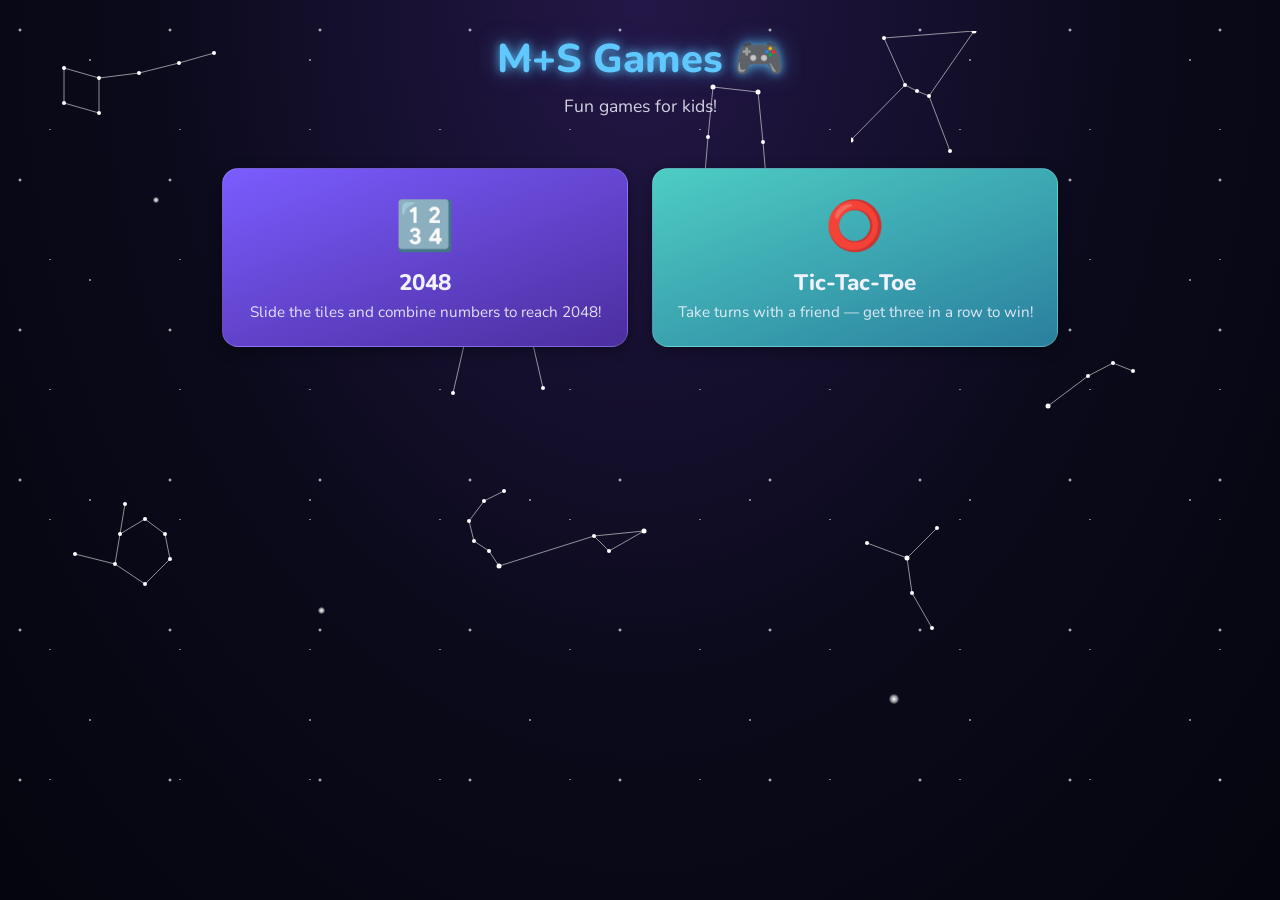
<file: index.html>
<!DOCTYPE html>
<html lang="en">
<head>
  <meta charset="UTF-8" />
  <meta name="viewport" content="width=device-width, initial-scale=1.0" />
  <title>M+S Games</title>
  <link rel="stylesheet" href="shared/styles.css" />
</head>
<body>
  <header class="site-header">
    <h1>M+S Games 🎮</h1>
    <p>Fun games for kids!</p>
  </header>

  <main class="game-grid">
    <a class="game-card card-purple" href="games/2048/index.html">
      <span class="emoji">🔢</span>
      <h2>2048</h2>
      <p>Slide the tiles and combine numbers to reach 2048!</p>
    </a>
    <a class="game-card card-blue" href="games/tic-tac-toe/index.html">
      <span class="emoji">⭕</span>
      <h2>Tic-Tac-Toe</h2>
      <p>Take turns with a friend — get three in a row to win!</p>
    </a>
  </main>
</body>
</html>
</file>
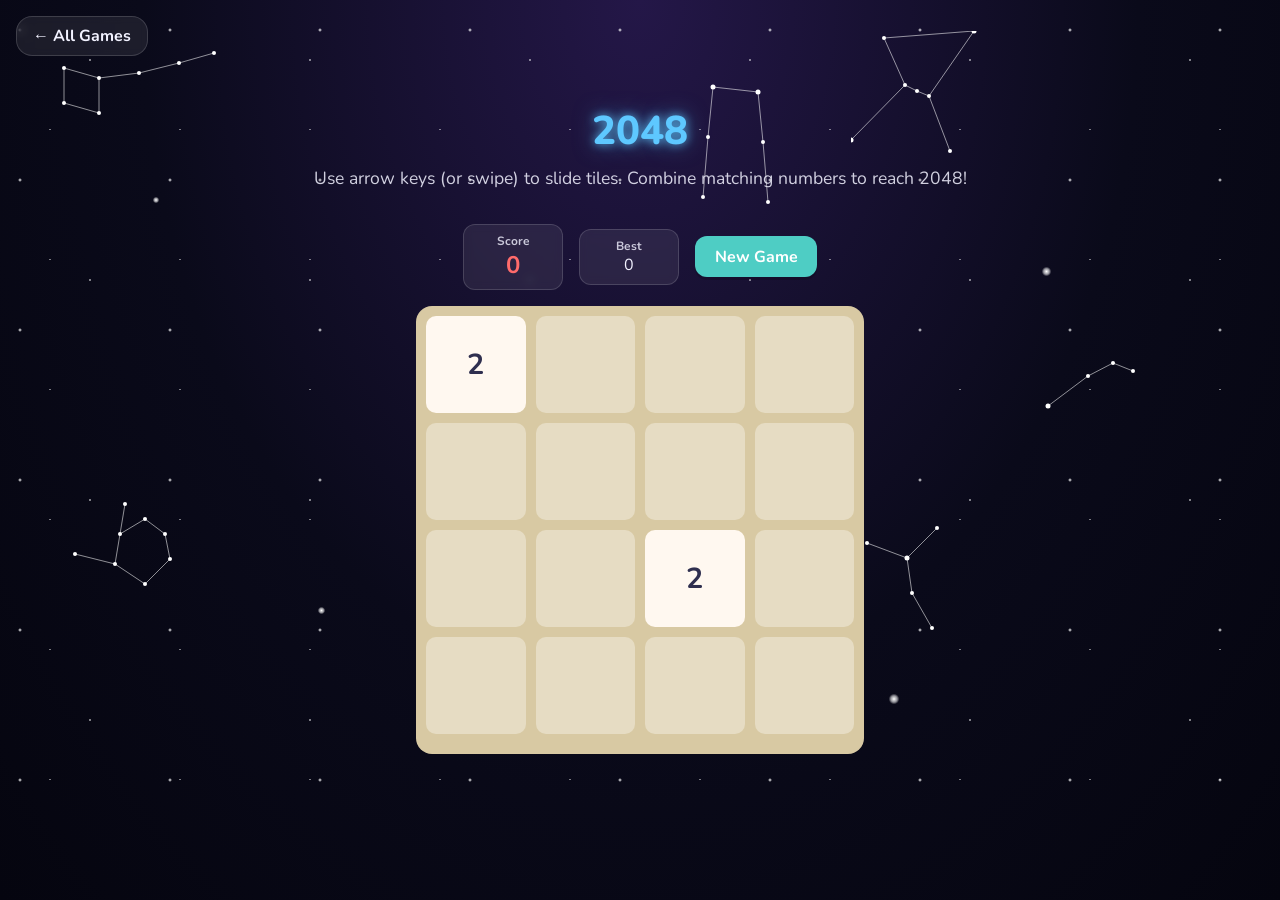
<file: games/2048/index.html>
<!DOCTYPE html>
<html lang="en">
<head>
  <meta charset="UTF-8" />
  <meta name="viewport" content="width=device-width, initial-scale=1.0" />
  <title>2048 - M&amp;S Games</title>
  <link rel="stylesheet" href="../../shared/styles.css" />
  <link rel="stylesheet" href="style.css" />
</head>
<body>
  <a class="back-link" href="../../index.html">&larr; All Games</a>

  <header class="site-header">
    <h1>2048</h1>
    <p>Use arrow keys (or swipe) to slide tiles. Combine matching numbers to reach 2048!</p>
  </header>

  <div class="game-wrap">
    <div class="top-bar">
      <div class="score-box">
        <span class="label">Score</span>
        <span id="score">0</span>
      </div>
      <div class="score-box">
        <span class="label">Best</span>
        <span id="best-score">0</span>
      </div>
      <button id="new-game">New Game</button>
    </div>

    <div id="board" class="board"></div>

    <div id="message" class="message hidden">
      <p id="message-text"></p>
      <button id="try-again">Try Again</button>
    </div>
  </div>

  <script src="script.js"></script>
</body>
</html>
</file>
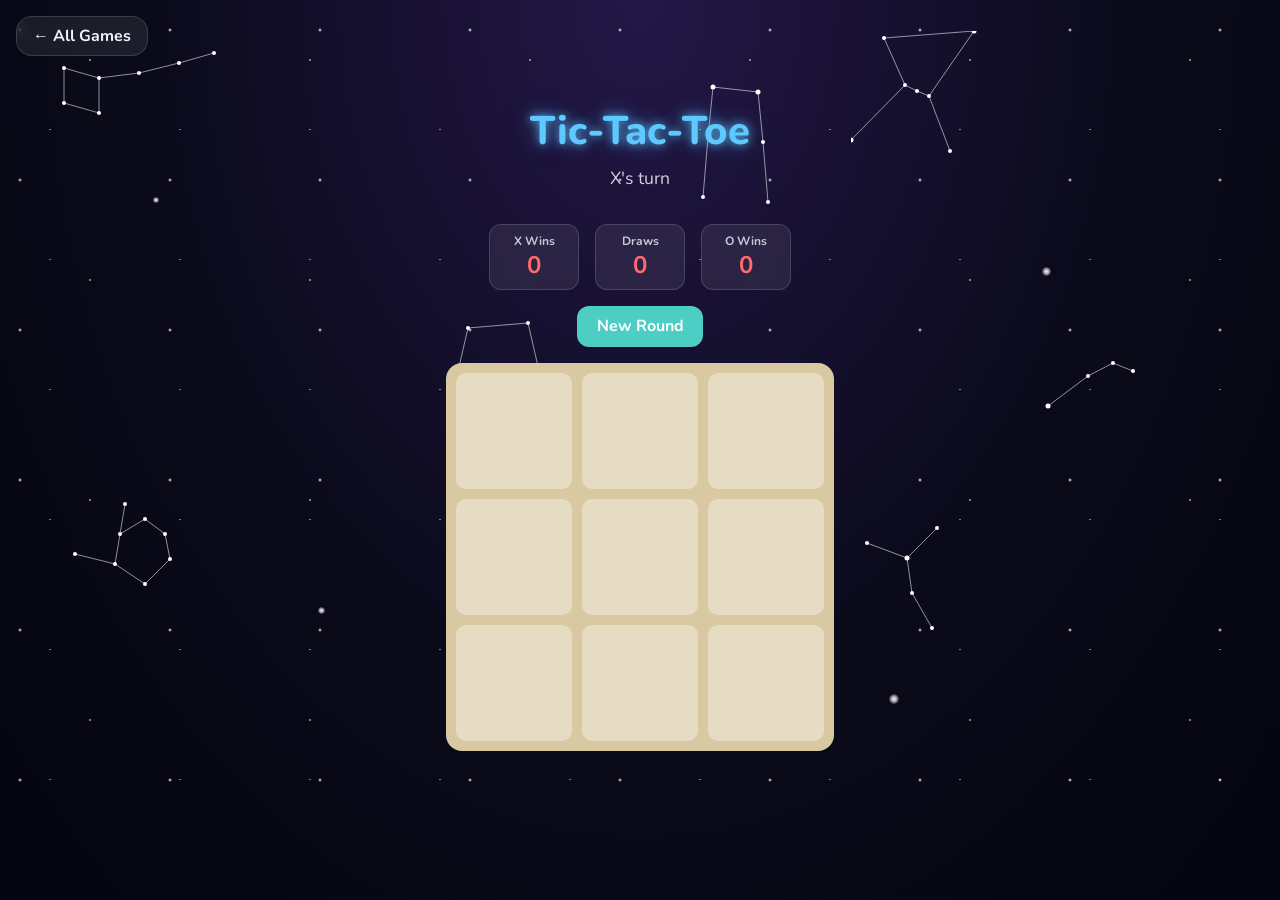
<file: games/tic-tac-toe/index.html>
<!DOCTYPE html>
<html lang="en">
<head>
  <meta charset="UTF-8" />
  <meta name="viewport" content="width=device-width, initial-scale=1.0" />
  <title>Tic-Tac-Toe - M+S Games</title>
  <link rel="stylesheet" href="../../shared/styles.css" />
  <link rel="stylesheet" href="style.css" />
</head>
<body>
  <a class="back-link" href="../../index.html">&larr; All Games</a>

  <header class="site-header">
    <h1>Tic-Tac-Toe</h1>
    <p id="turn-indicator">Take turns tapping a square. Get three in a row to win!</p>
  </header>

  <div class="game-wrap">
    <div class="top-bar">
      <div class="score-box">
        <span class="label">X Wins</span>
        <span id="score-x">0</span>
      </div>
      <div class="score-box">
        <span class="label">Draws</span>
        <span id="score-draw">0</span>
      </div>
      <div class="score-box">
        <span class="label">O Wins</span>
        <span id="score-o">0</span>
      </div>
    </div>

    <div class="top-bar">
      <button id="new-game">New Round</button>
    </div>

    <div id="board" class="board"></div>

    <div id="message" class="message hidden">
      <p id="message-text"></p>
      <button id="try-again">Play Again</button>
    </div>
  </div>

  <script src="script.js"></script>
</body>
</html>
</file>
<file: shared/styles.css>
@import url("https://fonts.googleapis.com/css2?family=Nunito:wght@500;700;800&display=swap");

:root {
  --bg: #0a0a1a;
  --panel-bg: rgba(255, 255, 255, 0.08);
  --accent: #ff6b6b;
  --accent-2: #4ecdc4;
  --accent-3: #ffe66d;
  --text: #f2f2ff;
  --radius: 16px;
}

* {
  box-sizing: border-box;
}

body {
  margin: 0;
  min-height: 100vh;
  font-family: "Nunito", "Trebuchet MS", Verdana, sans-serif;
  color: var(--text);
  background-color: var(--bg);
  background-image:
    url("data:image/svg+xml,%3Csvg xmlns='http://www.w3.org/2000/svg' width='180' height='100'%3E%3Cline x1='20' y1='20' x2='20' y2='55' stroke='white' stroke-opacity='0.55' stroke-width='1'/%3E%3Cline x1='20' y1='55' x2='55' y2='65' stroke='white' stroke-opacity='0.55' stroke-width='1'/%3E%3Cline x1='55' y1='65' x2='55' y2='30' stroke='white' stroke-opacity='0.55' stroke-width='1'/%3E%3Cline x1='55' y1='30' x2='20' y2='20' stroke='white' stroke-opacity='0.55' stroke-width='1'/%3E%3Cline x1='55' y1='30' x2='95' y2='25' stroke='white' stroke-opacity='0.55' stroke-width='1'/%3E%3Cline x1='95' y1='25' x2='135' y2='15' stroke='white' stroke-opacity='0.55' stroke-width='1'/%3E%3Cline x1='135' y1='15' x2='170' y2='5' stroke='white' stroke-opacity='0.55' stroke-width='1'/%3E%3Ccircle cx='20' cy='20' r='2' fill='white'/%3E%3Ccircle cx='20' cy='55' r='2' fill='white'/%3E%3Ccircle cx='55' cy='65' r='2' fill='white'/%3E%3Ccircle cx='55' cy='30' r='2' fill='white'/%3E%3Ccircle cx='95' cy='25' r='2' fill='white'/%3E%3Ccircle cx='135' cy='15' r='2' fill='white'/%3E%3Ccircle cx='170' cy='5' r='2' fill='white'/%3E%3C/svg%3E"),
    url("data:image/svg+xml,%3Csvg xmlns='http://www.w3.org/2000/svg' width='130' height='125'%3E%3Cline x1='33' y1='7' x2='123' y2='0' stroke='white' stroke-opacity='0.55' stroke-width='1'/%3E%3Cline x1='33' y1='7' x2='54' y2='54' stroke='white' stroke-opacity='0.55' stroke-width='1'/%3E%3Cline x1='123' y1='0' x2='78' y2='65' stroke='white' stroke-opacity='0.55' stroke-width='1'/%3E%3Cline x1='54' y1='54' x2='66' y2='60' stroke='white' stroke-opacity='0.55' stroke-width='1'/%3E%3Cline x1='66' y1='60' x2='78' y2='65' stroke='white' stroke-opacity='0.55' stroke-width='1'/%3E%3Cline x1='54' y1='54' x2='0' y2='109' stroke='white' stroke-opacity='0.55' stroke-width='1'/%3E%3Cline x1='78' y1='65' x2='99' y2='120' stroke='white' stroke-opacity='0.55' stroke-width='1'/%3E%3Ccircle cx='123' cy='0' r='2.5' fill='white'/%3E%3Ccircle cx='33' cy='7' r='2' fill='white'/%3E%3Ccircle cx='54' cy='54' r='2' fill='white'/%3E%3Ccircle cx='66' cy='60' r='2' fill='white'/%3E%3Ccircle cx='78' cy='65' r='2' fill='white'/%3E%3Ccircle cx='0' cy='109' r='2.5' fill='white'/%3E%3Ccircle cx='99' cy='120' r='2' fill='white'/%3E%3C/svg%3E"),
    url("data:image/svg+xml,%3Csvg xmlns='http://www.w3.org/2000/svg' width='110' height='95'%3E%3Cline x1='55' y1='5' x2='50' y2='35' stroke='white' stroke-opacity='0.55' stroke-width='1'/%3E%3Cline x1='50' y1='35' x2='45' y2='65' stroke='white' stroke-opacity='0.55' stroke-width='1'/%3E%3Cline x1='45' y1='65' x2='5' y2='55' stroke='white' stroke-opacity='0.55' stroke-width='1'/%3E%3Cline x1='50' y1='35' x2='75' y2='20' stroke='white' stroke-opacity='0.55' stroke-width='1'/%3E%3Cline x1='75' y1='20' x2='95' y2='35' stroke='white' stroke-opacity='0.55' stroke-width='1'/%3E%3Cline x1='95' y1='35' x2='100' y2='60' stroke='white' stroke-opacity='0.55' stroke-width='1'/%3E%3Cline x1='100' y1='60' x2='75' y2='85' stroke='white' stroke-opacity='0.55' stroke-width='1'/%3E%3Cline x1='75' y1='85' x2='45' y2='65' stroke='white' stroke-opacity='0.55' stroke-width='1'/%3E%3Ccircle cx='55' cy='5' r='2' fill='white'/%3E%3Ccircle cx='50' cy='35' r='2' fill='white'/%3E%3Ccircle cx='45' cy='65' r='2' fill='white'/%3E%3Ccircle cx='5' cy='55' r='2' fill='white'/%3E%3Ccircle cx='75' cy='20' r='2' fill='white'/%3E%3Ccircle cx='95' cy='35' r='2' fill='white'/%3E%3Ccircle cx='100' cy='60' r='2' fill='white'/%3E%3Ccircle cx='75' cy='85' r='2' fill='white'/%3E%3C/svg%3E"),
    url("data:image/svg+xml,%3Csvg xmlns='http://www.w3.org/2000/svg' width='90' height='115'%3E%3Cline x1='50' y1='40' x2='80' y2='10' stroke='white' stroke-opacity='0.55' stroke-width='1'/%3E%3Cline x1='50' y1='40' x2='10' y2='25' stroke='white' stroke-opacity='0.55' stroke-width='1'/%3E%3Cline x1='50' y1='40' x2='55' y2='75' stroke='white' stroke-opacity='0.55' stroke-width='1'/%3E%3Cline x1='55' y1='75' x2='75' y2='110' stroke='white' stroke-opacity='0.55' stroke-width='1'/%3E%3Ccircle cx='50' cy='40' r='2.5' fill='white'/%3E%3Ccircle cx='80' cy='10' r='2' fill='white'/%3E%3Ccircle cx='10' cy='25' r='2' fill='white'/%3E%3Ccircle cx='55' cy='75' r='2' fill='white'/%3E%3Ccircle cx='75' cy='110' r='2' fill='white'/%3E%3C/svg%3E"),
    url("data:image/svg+xml,%3Csvg xmlns='http://www.w3.org/2000/svg' width='100' height='90'%3E%3Cline x1='20' y1='20' x2='80' y2='15' stroke='white' stroke-opacity='0.55' stroke-width='1'/%3E%3Cline x1='20' y1='20' x2='5' y2='85' stroke='white' stroke-opacity='0.55' stroke-width='1'/%3E%3Cline x1='80' y1='15' x2='95' y2='80' stroke='white' stroke-opacity='0.55' stroke-width='1'/%3E%3Ccircle cx='20' cy='20' r='2' fill='white'/%3E%3Ccircle cx='80' cy='15' r='2' fill='white'/%3E%3Ccircle cx='5' cy='85' r='2' fill='white'/%3E%3Ccircle cx='95' cy='80' r='2' fill='white'/%3E%3C/svg%3E"),
    url("data:image/svg+xml,%3Csvg xmlns='http://www.w3.org/2000/svg' width='85' height='130'%3E%3Cline x1='20' y1='10' x2='65' y2='15' stroke='white' stroke-opacity='0.55' stroke-width='1'/%3E%3Cline x1='20' y1='10' x2='15' y2='60' stroke='white' stroke-opacity='0.55' stroke-width='1'/%3E%3Cline x1='15' y1='60' x2='10' y2='120' stroke='white' stroke-opacity='0.55' stroke-width='1'/%3E%3Cline x1='65' y1='15' x2='70' y2='65' stroke='white' stroke-opacity='0.55' stroke-width='1'/%3E%3Cline x1='70' y1='65' x2='75' y2='125' stroke='white' stroke-opacity='0.55' stroke-width='1'/%3E%3Ccircle cx='20' cy='10' r='2.5' fill='white'/%3E%3Ccircle cx='65' cy='15' r='2.5' fill='white'/%3E%3Ccircle cx='15' cy='60' r='2' fill='white'/%3E%3Ccircle cx='70' cy='65' r='2' fill='white'/%3E%3Ccircle cx='10' cy='120' r='2' fill='white'/%3E%3Ccircle cx='75' cy='125' r='2' fill='white'/%3E%3C/svg%3E"),
    url("data:image/svg+xml,%3Csvg xmlns='http://www.w3.org/2000/svg' width='200' height='90'%3E%3Cline x1='50' y1='5' x2='30' y2='15' stroke='white' stroke-opacity='0.55' stroke-width='1'/%3E%3Cline x1='30' y1='15' x2='15' y2='35' stroke='white' stroke-opacity='0.55' stroke-width='1'/%3E%3Cline x1='15' y1='35' x2='20' y2='55' stroke='white' stroke-opacity='0.55' stroke-width='1'/%3E%3Cline x1='20' y1='55' x2='35' y2='65' stroke='white' stroke-opacity='0.55' stroke-width='1'/%3E%3Cline x1='35' y1='65' x2='45' y2='80' stroke='white' stroke-opacity='0.55' stroke-width='1'/%3E%3Cline x1='45' y1='80' x2='140' y2='50' stroke='white' stroke-opacity='0.55' stroke-width='1'/%3E%3Cline x1='140' y1='50' x2='155' y2='65' stroke='white' stroke-opacity='0.55' stroke-width='1'/%3E%3Cline x1='155' y1='65' x2='190' y2='45' stroke='white' stroke-opacity='0.55' stroke-width='1'/%3E%3Cline x1='190' y1='45' x2='140' y2='50' stroke='white' stroke-opacity='0.55' stroke-width='1'/%3E%3Ccircle cx='50' cy='5' r='2' fill='white'/%3E%3Ccircle cx='30' cy='15' r='2' fill='white'/%3E%3Ccircle cx='15' cy='35' r='2' fill='white'/%3E%3Ccircle cx='20' cy='55' r='2' fill='white'/%3E%3Ccircle cx='35' cy='65' r='2' fill='white'/%3E%3Ccircle cx='45' cy='80' r='2.5' fill='white'/%3E%3Ccircle cx='140' cy='50' r='2' fill='white'/%3E%3Ccircle cx='155' cy='65' r='2' fill='white'/%3E%3Ccircle cx='190' cy='45' r='2.5' fill='white'/%3E%3C/svg%3E"),
    url("data:image/svg+xml,%3Csvg xmlns='http://www.w3.org/2000/svg' width='100' height='65'%3E%3Cline x1='10' y1='55' x2='50' y2='25' stroke='white' stroke-opacity='0.55' stroke-width='1'/%3E%3Cline x1='50' y1='25' x2='75' y2='12' stroke='white' stroke-opacity='0.55' stroke-width='1'/%3E%3Cline x1='75' y1='12' x2='95' y2='20' stroke='white' stroke-opacity='0.55' stroke-width='1'/%3E%3Ccircle cx='10' cy='55' r='2.5' fill='white'/%3E%3Ccircle cx='50' cy='25' r='2' fill='white'/%3E%3Ccircle cx='75' cy='12' r='2' fill='white'/%3E%3Ccircle cx='95' cy='20' r='2' fill='white'/%3E%3C/svg%3E"),
    radial-gradient(circle, white 0%, rgba(255,255,255,0.55) 45%, transparent 75%),
    radial-gradient(circle, white 0%, rgba(255,255,255,0.55) 45%, transparent 75%),
    radial-gradient(circle, white 0%, rgba(255,255,255,0.55) 45%, transparent 75%),
    radial-gradient(circle, white 0%, rgba(255,255,255,0.55) 45%, transparent 75%),
    radial-gradient(ellipse at top, #241748 0%, #0a0a1a 55%, #05050f 100%);
  background-repeat: no-repeat;
  background-position:
    4% 6%,
    74% 4%,
    6% 62%,
    72% 66%,
    38% 38%,
    58% 10%,
    42% 60%,
    88% 42%,
    12% 22%,
    82% 30%,
    70% 78%,
    25% 68%,
    center;
  background-size:
    180px 100px,
    130px 125px,
    110px 95px,
    90px 115px,
    100px 90px,
    85px 130px,
    200px 90px,
    100px 65px,
    6px 6px,
    9px 9px,
    10px 10px,
    7px 7px,
    cover;
  background-attachment: fixed;
}

/* iOS Safari renders multi-layer `background-attachment: fixed` incorrectly,
   causing the constellation layers to overlap/misplace on scroll or when the
   address bar shows/hides. Touch devices fall back to normal scrolling
   attachment, which looks the same on these short, single-viewport pages. */
@media (pointer: coarse) {
  body {
    background-attachment: scroll;
  }
}

body::before,
body::after {
  content: "";
  position: fixed;
  inset: 0;
  pointer-events: none;
  z-index: 0;
}

body::before {
  background-image:
    radial-gradient(2px 2px at 20px 30px, white, transparent 100%),
    radial-gradient(1.5px 1.5px at 90px 60px, rgba(255, 255, 255, 0.9), transparent 100%);
  background-repeat: repeat;
  background-size: 150px 150px, 220px 220px;
  animation: twinkle-a 2.5s ease-in-out infinite;
}

body::after {
  background-image: radial-gradient(1.5px 1.5px at 50px 130px, rgba(255, 255, 255, 0.9), transparent 100%);
  background-repeat: repeat;
  background-size: 130px 130px;
  animation: twinkle-b 3.5s ease-in-out infinite;
  animation-delay: 1s;
}

@keyframes twinkle-a {
  0%, 100% { opacity: 0.15; }
  50% { opacity: 1; }
}

@keyframes twinkle-b {
  0%, 100% { opacity: 0.1; }
  50% { opacity: 1; }
}

header.site-header {
  position: relative;
  z-index: 1;
  text-align: center;
  padding: 2rem 1rem 1rem;
}

header.site-header h1 {
  font-size: 2.5rem;
  font-weight: 800;
  margin: 0;
  color: #5ec8ff;
  text-shadow: 0 0 10px rgba(94, 200, 255, 0.8), 0 0 22px rgba(94, 200, 255, 0.5);
}

header.site-header p {
  font-size: 1.1rem;
  margin-top: 0.5rem;
  opacity: 0.85;
}

.back-link {
  position: relative;
  z-index: 1;
  display: inline-block;
  margin: 1rem;
  padding: 0.5rem 1rem;
  background: var(--panel-bg);
  backdrop-filter: blur(4px);
  border: 1px solid rgba(255, 255, 255, 0.15);
  border-radius: var(--radius);
  text-decoration: none;
  color: var(--text);
  font-weight: bold;
}

.back-link:hover {
  transform: translateY(-2px);
}

.game-grid {
  position: relative;
  z-index: 1;
  display: grid;
  grid-template-columns: repeat(auto-fit, minmax(220px, 1fr));
  gap: 1.5rem;
  max-width: 900px;
  margin: 0 auto;
  padding: 1rem 2rem 3rem;
}

.game-card {
  border-radius: var(--radius);
  padding: 1.5rem;
  text-align: center;
  text-decoration: none;
  color: var(--text);
  border: 1px solid rgba(255, 255, 255, 0.15);
  box-shadow: 0 4px 14px rgba(0, 0, 0, 0.35);
  transition: transform 0.15s ease, box-shadow 0.15s ease;
}

.game-card:hover {
  transform: translateY(-4px);
  box-shadow: 0 8px 20px rgba(0, 0, 0, 0.45);
}

.game-card .emoji {
  font-size: 3rem;
  display: block;
  margin-bottom: 0.5rem;
}

.game-card h2 {
  margin: 0.25rem 0;
  font-size: 1.4rem;
  font-weight: 800;
}

.game-card p {
  margin: 0;
  font-size: 0.95rem;
  opacity: 0.9;
}

.card-purple {
  background: linear-gradient(160deg, #7b5cff 0%, #4b2e9e 100%);
}

.card-blue {
  background: linear-gradient(160deg, #4ecdc4 0%, #2a7f9e 100%);
}

.card-pink {
  background: linear-gradient(160deg, #ff8fd6 0%, #d9469b 100%);
}

.card-green {
  background: linear-gradient(160deg, #8fe388 0%, #379e5c 100%);
}

.card-orange {
  background: linear-gradient(160deg, #ffb066 0%, #ff6b6b 100%);
}

.card-yellow {
  background: linear-gradient(160deg, #ffe66d 0%, #ffb066 100%);
  color: #2f2f4f;
}
</file>
<file: games/2048/style.css>
.game-wrap {
  position: relative;
  z-index: 1;
  max-width: 480px;
  margin: 0 auto;
  padding: 0 1rem 2rem;
  text-align: center;
}

.top-bar {
  display: flex;
  align-items: center;
  justify-content: center;
  gap: 1rem;
  margin-bottom: 1rem;
}

.score-box {
  background: var(--panel-bg);
  backdrop-filter: blur(4px);
  border: 1px solid rgba(255, 255, 255, 0.15);
  border-radius: 12px;
  padding: 0.5rem 1.25rem;
  min-width: 100px;
}

.score-box .label {
  display: block;
  font-size: 0.75rem;
  opacity: 0.8;
  font-weight: bold;
}

.score-box #score {
  font-size: 1.5rem;
  font-weight: bold;
  color: var(--accent);
}

#new-game {
  font-family: inherit;
  font-size: 1rem;
  font-weight: bold;
  padding: 0.6rem 1.2rem;
  border: none;
  border-radius: 12px;
  background: var(--accent-2);
  color: white;
  cursor: pointer;
  box-shadow: 0 3px 0 rgba(0, 0, 0, 0.15);
}

#new-game:hover {
  filter: brightness(1.05);
}

.board {
  position: relative;
  display: grid;
  grid-template-columns: repeat(4, 1fr);
  grid-template-rows: repeat(4, 1fr);
  gap: 10px;
  background: #d8c9a3;
  border-radius: 16px;
  padding: 10px;
  width: 100%;
  aspect-ratio: 1 / 1;
  touch-action: none;
  user-select: none;
}

.cell {
  background: rgba(255, 255, 255, 0.35);
  border-radius: 10px;
}

.tile {
  display: flex;
  align-items: center;
  justify-content: center;
  border-radius: 10px;
  font-weight: bold;
  font-size: 1.8rem;
  color: #2f2f4f;
  animation: pop 0.15s ease;
}

@keyframes pop {
  from { transform: scale(0.5); opacity: 0.5; }
  to { transform: scale(1); opacity: 1; }
}

.tile-2 { background: #fff8f0; }
.tile-4 { background: #ffedcc; }
.tile-8 { background: #ffcf8a; color: white; }
.tile-16 { background: #ffb066; color: white; }
.tile-32 { background: #ff8f66; color: white; }
.tile-64 { background: #ff6b6b; color: white; }
.tile-128 { background: #ffe066; font-size: 1.5rem; }
.tile-256 { background: #ffd93d; font-size: 1.5rem; }
.tile-512 { background: #6bcB77; color: white; font-size: 1.5rem; }
.tile-1024 { background: #4ecdc4; color: white; font-size: 1.3rem; }
.tile-2048 { background: #a06bff; color: white; font-size: 1.3rem; }

.message {
  margin-top: 1.5rem;
  background: var(--panel-bg);
  backdrop-filter: blur(4px);
  border: 1px solid rgba(255, 255, 255, 0.15);
  border-radius: 16px;
  padding: 1.5rem;
}

.message.hidden {
  display: none;
}

.message p {
  font-size: 1.3rem;
  font-weight: bold;
  margin: 0 0 1rem;
}

#try-again {
  font-family: inherit;
  font-size: 1rem;
  font-weight: bold;
  padding: 0.6rem 1.2rem;
  border: none;
  border-radius: 12px;
  background: var(--accent);
  color: white;
  cursor: pointer;
}
</file>
<file: games/tic-tac-toe/style.css>
.game-wrap {
  position: relative;
  z-index: 1;
  max-width: 420px;
  margin: 0 auto;
  padding: 0 1rem 2rem;
  text-align: center;
}

.top-bar {
  display: flex;
  align-items: center;
  justify-content: center;
  gap: 1rem;
  margin-bottom: 1rem;
}

.score-box {
  background: var(--panel-bg);
  backdrop-filter: blur(4px);
  border: 1px solid rgba(255, 255, 255, 0.15);
  border-radius: 12px;
  padding: 0.5rem 1.25rem;
  min-width: 90px;
}

.score-box .label {
  display: block;
  font-size: 0.75rem;
  opacity: 0.8;
  font-weight: bold;
}

.score-box span:last-child {
  font-size: 1.5rem;
  font-weight: bold;
  color: var(--accent);
}

#new-game {
  font-family: inherit;
  font-size: 1rem;
  font-weight: bold;
  padding: 0.6rem 1.2rem;
  border: none;
  border-radius: 12px;
  background: var(--accent-2);
  color: white;
  cursor: pointer;
  box-shadow: 0 3px 0 rgba(0, 0, 0, 0.15);
}

#new-game:hover {
  filter: brightness(1.05);
}

.board {
  position: relative;
  display: grid;
  grid-template-columns: repeat(3, 1fr);
  grid-template-rows: repeat(3, 1fr);
  gap: 10px;
  background: #d8c9a3;
  border-radius: 16px;
  padding: 10px;
  width: 100%;
  aspect-ratio: 1 / 1;
  user-select: none;
}

.cell {
  display: flex;
  align-items: center;
  justify-content: center;
  background: rgba(255, 255, 255, 0.35);
  border-radius: 10px;
  border: none;
  font-family: inherit;
  font-weight: bold;
  font-size: 3rem;
  color: #2f2f4f;
  cursor: pointer;
  padding: 0;
}

.cell:disabled {
  cursor: default;
}

.cell.mark {
  animation: pop 0.15s ease;
}

@keyframes pop {
  from { transform: scale(0.5); opacity: 0.5; }
  to { transform: scale(1); opacity: 1; }
}

.cell.x-mark { color: #ff6b6b; }
.cell.o-mark { color: #4ecdc4; }

.cell.win {
  background: #ffe66d;
  color: #2f2f4f;
}

.message {
  margin-top: 1.5rem;
  background: var(--panel-bg);
  backdrop-filter: blur(4px);
  border: 1px solid rgba(255, 255, 255, 0.15);
  border-radius: 16px;
  padding: 1.5rem;
}

.message.hidden {
  display: none;
}

.message p {
  font-size: 1.3rem;
  font-weight: bold;
  margin: 0 0 1rem;
}

#try-again {
  font-family: inherit;
  font-size: 1rem;
  font-weight: bold;
  padding: 0.6rem 1.2rem;
  border: none;
  border-radius: 12px;
  background: var(--accent);
  color: white;
  cursor: pointer;
}
</file>
